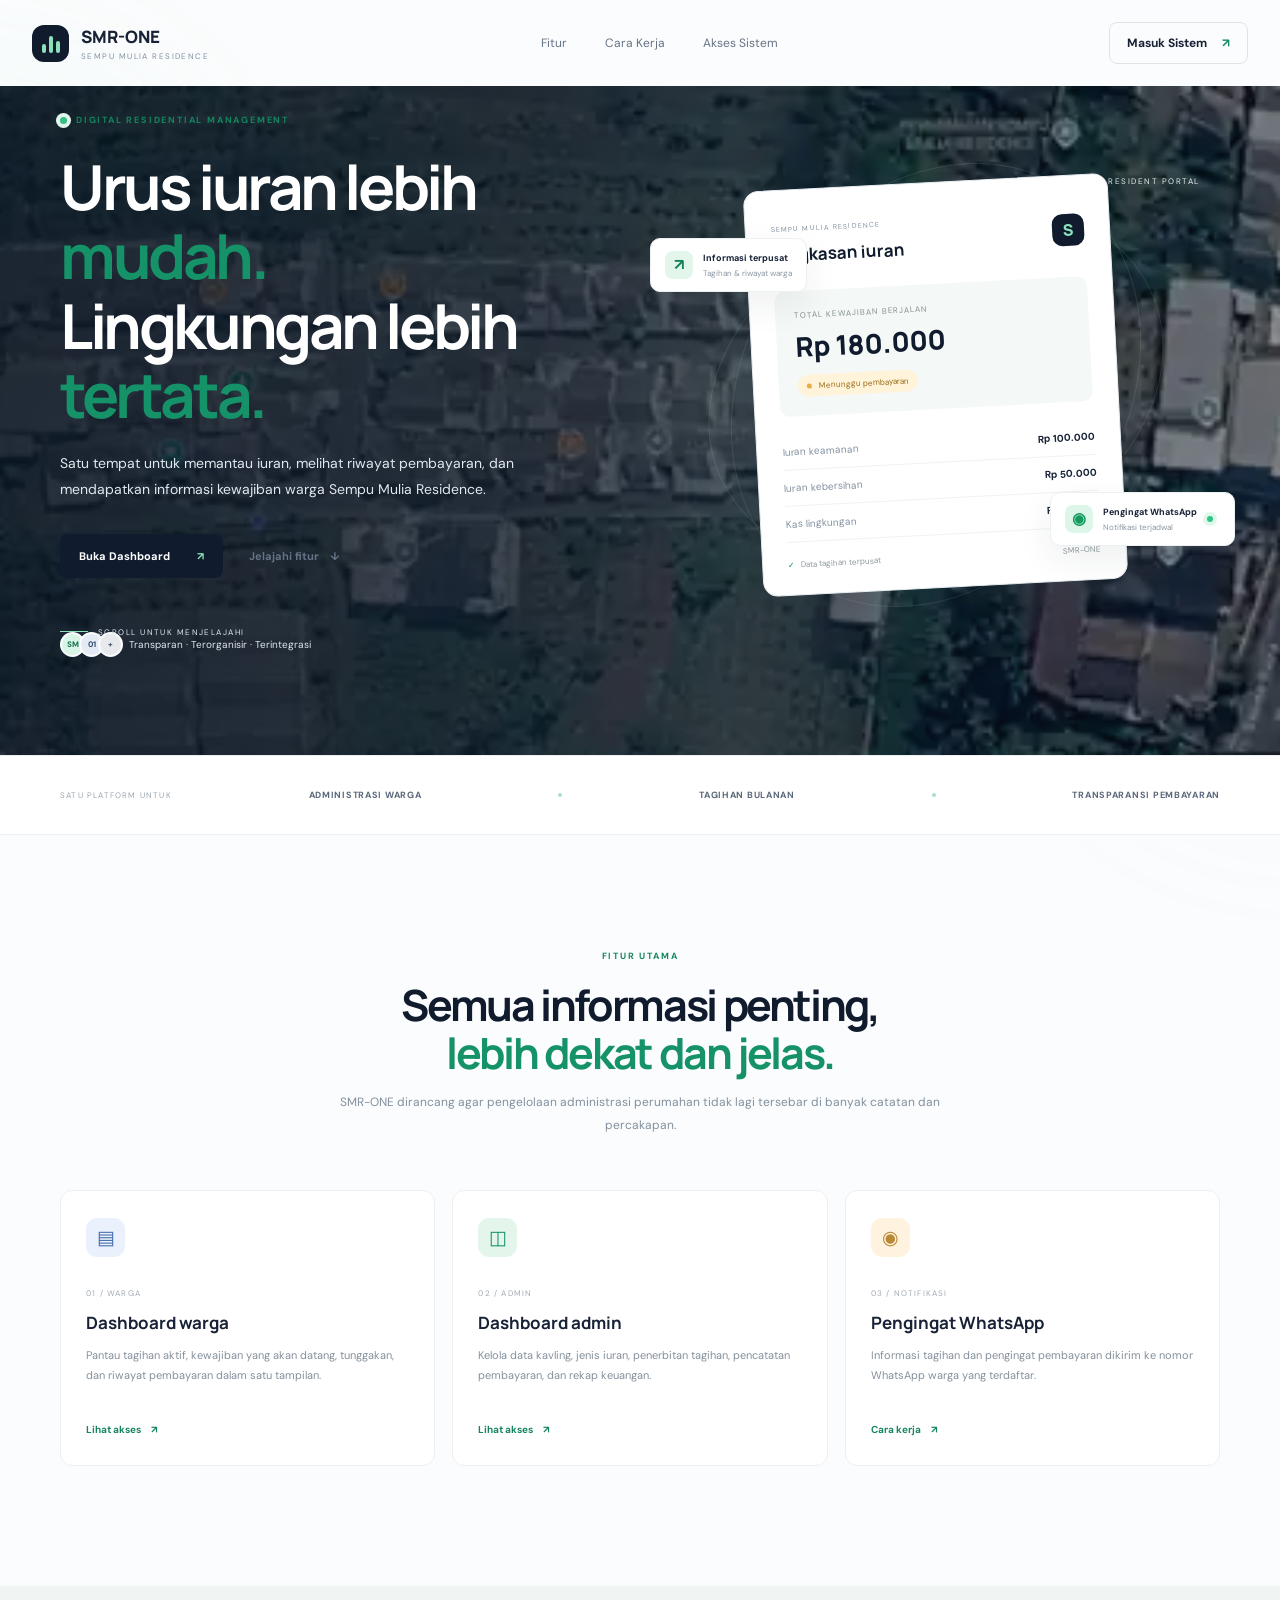
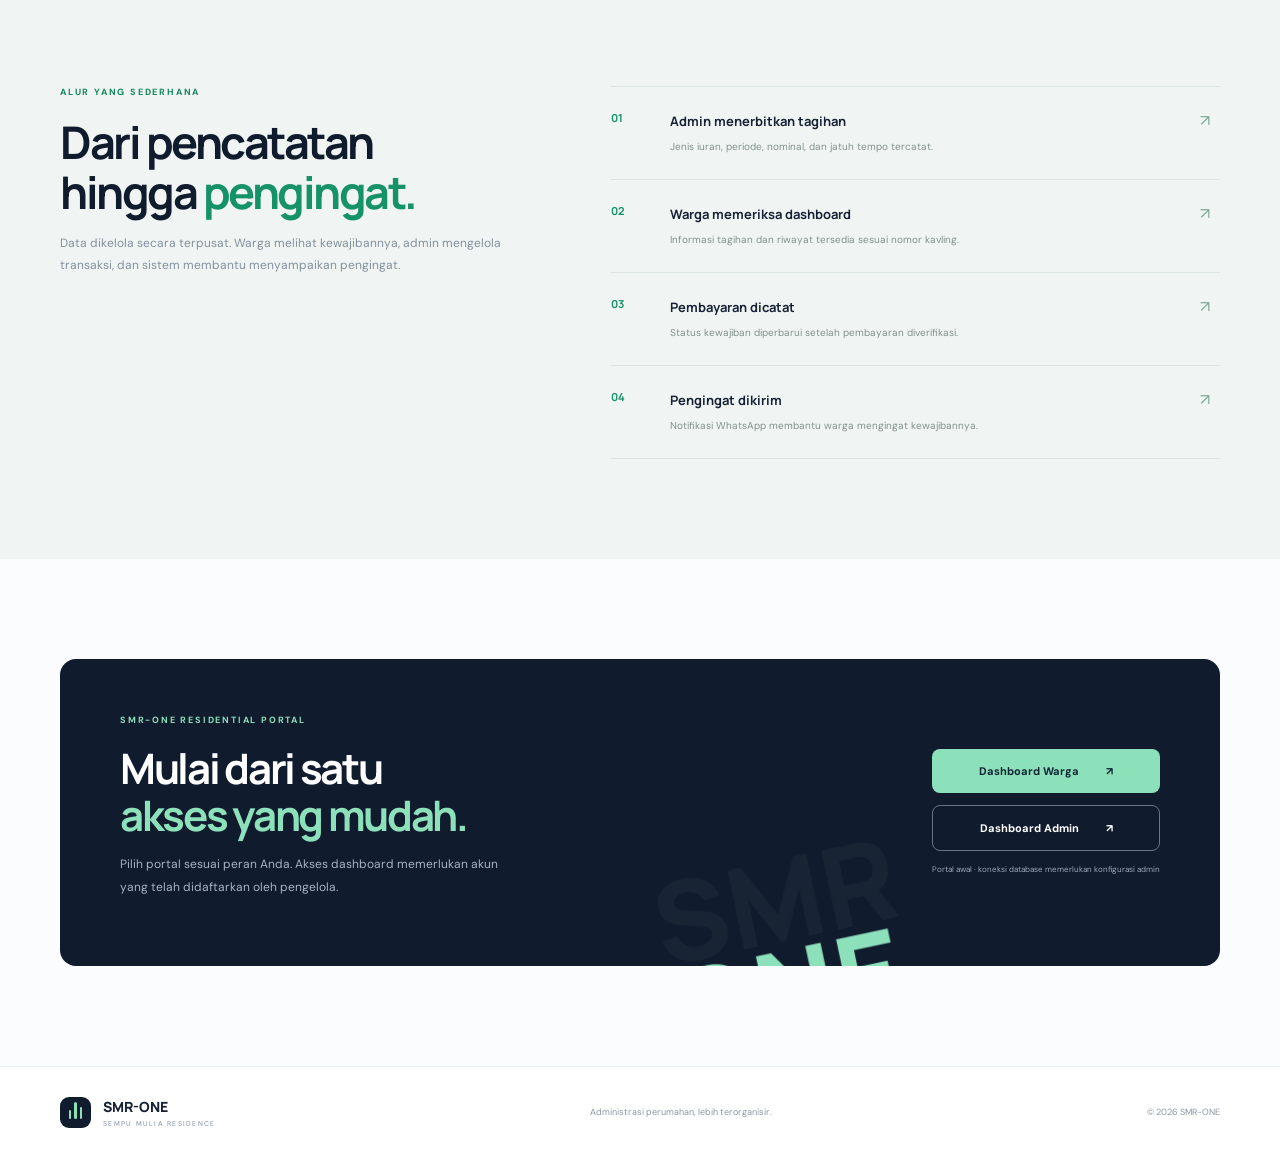
<file: index.html>
<!doctype html>
<html lang="id">
<head>
<meta charset="utf-8"><meta name="viewport" content="width=device-width,initial-scale=1">
<meta name="theme-color" content="#101b2d"><meta name="description" content="SMR-ONE, sistem informasi iuran warga Sempu Mulia Residence.">
<title>SMR-ONE | Sempu Mulia Residence</title>
<link rel="preconnect" href="https://fonts.googleapis.com"><link rel="preconnect" href="https://fonts.gstatic.com" crossorigin>
<link href="https://fonts.googleapis.com/css2?family=DM+Sans:wght@400;500;600;700&family=Manrope:wght@400;500;600;700;800&display=swap" rel="stylesheet">
<link rel="stylesheet" href="assets/css/styles.css?v=20261125-mapfix">
</head>
<body>
<div class="ambient ambient-one"></div><div class="ambient ambient-two"></div>
<header class="site-header">
<a class="brand" href="#home"><span class="brand-mark"><span></span><span></span><span></span></span><span><strong>SMR-ONE</strong><small>SEMPU MULIA RESIDENCE</small></span></a>
<nav class="main-nav"><a href="#fitur">Fitur</a><a href="#cara-kerja">Cara Kerja</a><a href="#akses">Akses Sistem</a></nav>
<a class="header-link" href="#akses">Masuk Sistem <span>↗</span></a><button class="menu-toggle" aria-label="Buka menu" aria-expanded="false">☰</button>
</header>
<main id="home">
<section class="hero section-wrap">
<div class="hero-copy reveal"><div class="eyebrow"><i></i> DIGITAL RESIDENTIAL MANAGEMENT</div>
<h1>Urus iuran lebih <em>mudah.</em><br>Lingkungan lebih <em>tertata.</em></h1>
<p class="hero-lead">Satu tempat untuk memantau iuran, melihat riwayat pembayaran, dan mendapatkan informasi kewajiban warga Sempu Mulia Residence.</p>
<div class="hero-actions"><a class="button button-primary" href="#akses">Buka Dashboard <span>↗</span></a><a class="text-button" href="#fitur">Jelajahi fitur <span>↓</span></a></div>
<div class="hero-proof"><div class="proof-avatars"><b>SM</b><b>01</b><b>+</b></div><span>Transparan · Terorganisir · Terintegrasi</span></div></div>
<div class="hero-visual reveal delay-one"><div class="orbit orbit-a"></div><div class="orbit orbit-b"></div><div class="visual-label"><i class="pulse"></i> RESIDENT PORTAL</div>
<div class="preview-card"><div class="preview-top"><div><small>SEMPU MULIA RESIDENCE</small><h3>Ringkasan iuran</h3></div><div class="mini-logo">S</div></div>
<div class="preview-balance"><small>TOTAL KEWAJIBAN BERJALAN</small><strong>Rp 180.000</strong><span class="status-pill"><i></i> Menunggu pembayaran</span></div>
<div class="preview-lines"><div><span>Iuran keamanan</span><b>Rp 100.000</b></div><div><span>Iuran kebersihan</span><b>Rp 50.000</b></div><div><span>Kas lingkungan</span><b>Rp 30.000</b></div></div>
<div class="preview-footer"><span><i class="tiny-check">✓</i> Data tagihan terpusat</span><span>SMR-ONE</span></div></div>
<div class="float-note note-top"><span class="note-icon">↗</span><div><b>Informasi terpusat</b><small>Tagihan & riwayat warga</small></div></div>
<div class="float-note note-bottom"><span class="wa-icon">◉</span><div><b>Pengingat WhatsApp</b><small>Notifikasi terjadwal</small></div><i class="live-dot"></i></div><div class="visual-glow"></div></div>
<div class="hero-scroll"><span></span> SCROLL UNTUK MENJELAJAHI</div>
</section>
<section class="trust-strip"><div class="section-wrap trust-inner"><span>SATU PLATFORM UNTUK</span><b>ADMINISTRASI WARGA</b><i></i><b>TAGIHAN BULANAN</b><i></i><b>TRANSPARANSI PEMBAYARAN</b></div></section>
<section class="features section-wrap" id="fitur"><div class="section-heading reveal"><div class="eyebrow">FITUR UTAMA</div><h2>Semua informasi penting,<br><em>lebih dekat dan jelas.</em></h2><p>SMR-ONE dirancang agar pengelolaan administrasi perumahan tidak lagi tersebar di banyak catatan dan percakapan.</p></div>
<div class="feature-grid">
<article class="feature-card reveal"><div class="feature-icon blue">▤</div><span class="feature-number">01 / WARGA</span><h3>Dashboard warga</h3><p>Pantau tagihan aktif, kewajiban yang akan datang, tunggakan, dan riwayat pembayaran dalam satu tampilan.</p><a href="#akses">Lihat akses <b>↗</b></a></article>
<article class="feature-card reveal delay-one"><div class="feature-icon green">◫</div><span class="feature-number">02 / ADMIN</span><h3>Dashboard admin</h3><p>Kelola data kavling, jenis iuran, penerbitan tagihan, pencatatan pembayaran, dan rekap keuangan.</p><a href="#akses">Lihat akses <b>↗</b></a></article>
<article class="feature-card reveal delay-two"><div class="feature-icon amber">◉</div><span class="feature-number">03 / NOTIFIKASI</span><h3>Pengingat WhatsApp</h3><p>Informasi tagihan dan pengingat pembayaran dikirim ke nomor WhatsApp warga yang terdaftar.</p><a href="#cara-kerja">Cara kerja <b>↗</b></a></article>
</div></section>
<section class="workflow" id="cara-kerja"><div class="section-wrap workflow-inner"><div class="workflow-copy reveal"><div class="eyebrow">ALUR YANG SEDERHANA</div><h2>Dari pencatatan<br>hingga <em>pengingat.</em></h2><p>Data dikelola secara terpusat. Warga melihat kewajibannya, admin mengelola transaksi, dan sistem membantu menyampaikan pengingat.</p></div>
<div class="steps"><div class="step reveal"><span>01</span><div><b>Admin menerbitkan tagihan</b><p>Jenis iuran, periode, nominal, dan jatuh tempo tercatat.</p></div><i>↗</i></div>
<div class="step reveal delay-one"><span>02</span><div><b>Warga memeriksa dashboard</b><p>Informasi tagihan dan riwayat tersedia sesuai nomor kavling.</p></div><i>↗</i></div>
<div class="step reveal delay-two"><span>03</span><div><b>Pembayaran dicatat</b><p>Status kewajiban diperbarui setelah pembayaran diverifikasi.</p></div><i>↗</i></div>
<div class="step reveal delay-three"><span>04</span><div><b>Pengingat dikirim</b><p>Notifikasi WhatsApp membantu warga mengingat kewajibannya.</p></div><i>↗</i></div></div></div></section>
<section class="access section-wrap" id="akses"><div class="access-panel reveal"><div><div class="eyebrow">SMR-ONE RESIDENTIAL PORTAL</div><h2>Mulai dari satu<br><em>akses yang mudah.</em></h2><p>Pilih portal sesuai peran Anda. Akses dashboard memerlukan akun yang telah didaftarkan oleh pengelola.</p></div>
<div class="access-actions"><a class="button button-light" href="app.html?role=resident&v=20261125c">Dashboard Warga <span>↗</span></a><a class="button button-outline" href="app.html?role=admin&v=20261125c">Dashboard Admin <span>↗</span></a><small>Portal awal · koneksi database memerlukan konfigurasi admin</small></div><div class="access-decoration">SMR<br><span>ONE</span></div></div></section>
</main>
<footer class="site-footer"><div class="section-wrap footer-inner"><a class="brand footer-brand" href="#home"><span class="brand-mark"><span></span><span></span><span></span></span><span><strong>SMR-ONE</strong><small>SEMPU MULIA RESIDENCE</small></span></a><span>Administrasi perumahan, lebih terorganisir.</span><span>© <span id="year"></span> SMR-ONE</span></div></footer>
<script src="assets/js/main.js"></script></body></html>
</file>
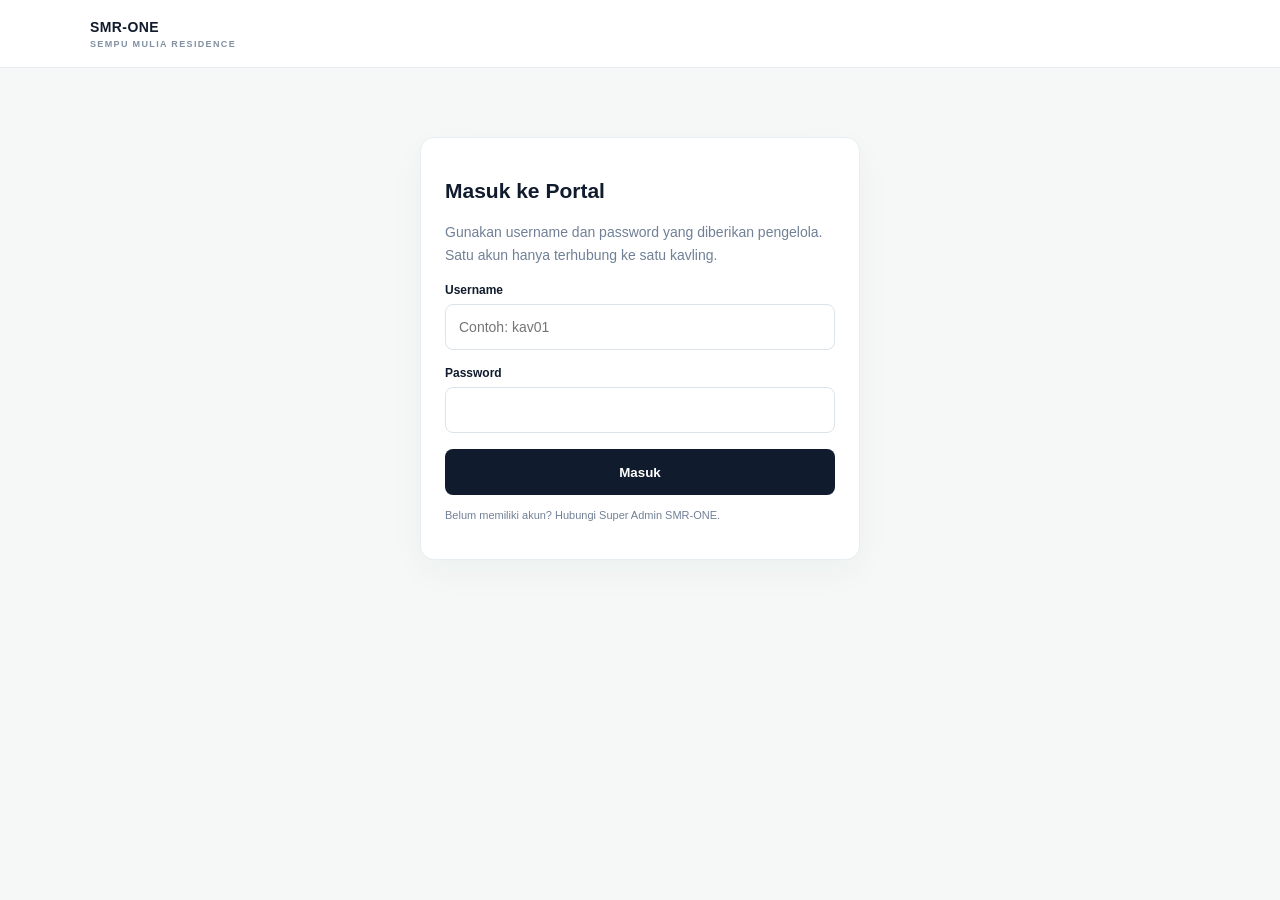
<file: gas/Index.html>
<!doctype html>
<html lang="id"><head><meta charset="utf-8"><meta name="viewport" content="width=device-width,initial-scale=1"><meta name="theme-color" content="#101b2d"><title>SMR-ONE Portal</title>
<style>
:root{--navy:#101b2d;--green:#159268;--muted:#718096;--line:#e8edf2;--bg:#f5f8f7}*{box-sizing:border-box}body{margin:0;background:var(--bg);color:var(--navy);font:14px Arial,sans-serif;min-width:320px}.wrap{width:min(1100px,calc(100% - 32px));margin:auto}.top{height:68px;background:#fff;border-bottom:1px solid var(--line);display:flex;align-items:center;justify-content:space-between;padding:0 max(16px,calc((100% - 1100px)/2));position:sticky;top:0;z-index:3}.brand{font-weight:800;letter-spacing:.03em}.brand small{display:block;font-size:9px;color:#8290a1;letter-spacing:.15em;margin-top:4px}.top button,.btn{border:0;border-radius:8px;background:var(--navy);color:white;padding:12px 16px;font-weight:700;cursor:pointer}.main{padding:34px 0 70px}.card{background:#fff;border:1px solid var(--line);border-radius:14px;padding:24px;box-shadow:0 12px 35px #102b3a0a}.login{width:min(440px,100%);margin:35px auto}.muted{color:var(--muted);line-height:1.65}.field{margin:16px 0}.field label{display:block;font-size:12px;font-weight:700;margin-bottom:7px}.field input,.field select{width:100%;padding:13px;border:1px solid #dce4e9;border-radius:8px;font:inherit;min-height:46px}.field input:focus{outline:2px solid #b8ead4;border-color:var(--green)}.btn{width:100%;min-height:46px}.grid{display:grid;grid-template-columns:repeat(3,minmax(0,1fr));gap:14px}.stat{padding:18px}.stat strong{display:block;font-size:22px;margin-top:9px}.bar{display:flex;align-items:center;justify-content:space-between;gap:12px;margin-bottom:20px}.tabs{display:flex;gap:8px;flex-wrap:wrap;margin:20px 0}.tabs button{background:#eaf3ee;color:#285b47;border:0;border-radius:8px;padding:10px 13px;cursor:pointer}.tabs button.active{background:var(--navy);color:white}.table-wrap{overflow:auto}table{width:100%;border-collapse:collapse;min-width:620px}th,td{text-align:left;padding:12px;border-bottom:1px solid var(--line);font-size:12px}th{color:var(--muted);background:#f8faf9}.hidden{display:none!important}.msg{padding:12px;border-radius:8px;background:#eef8f2;color:#176342;margin:14px 0;font-size:12px}.error{background:#fff0ef;color:#a12e28}.pill{font-size:10px;padding:5px 8px;border-radius:20px;background:#e7f6ed;color:#17724f}.two{display:grid;grid-template-columns:1fr 1fr;gap:12px}.small{font-size:11px}.actions{display:flex;gap:10px;align-items:center}.actions button{width:auto}.secondary{background:#eaf0ed;color:var(--navy)}.empty{padding:24px;text-align:center;color:var(--muted)}@media(max-width:720px){.grid{grid-template-columns:1fr 1fr}.two{grid-template-columns:1fr}.main{padding-top:20px}.card{padding:18px}.bar{align-items:flex-start;flex-direction:column}.top{height:60px}}@media(max-width:420px){.grid{grid-template-columns:1fr}.wrap{width:calc(100% - 24px)}.login{margin:20px auto}.top{padding:0 12px}}
</style></head><body>
<header class="top"><div class="brand">SMR-ONE<small>SEMPU MULIA RESIDENCE</small></div><button id="logout" class="hidden" onclick="signOut()">Keluar</button></header>
<main class="main wrap">
<section id="loginView" class="card login"><h1>Masuk ke Portal</h1><p class="muted">Gunakan username dan password yang diberikan pengelola. Satu akun hanya terhubung ke satu kavling.</p>
<form id="loginForm"><div class="field"><label for="username">Username</label><input id="username" autocomplete="username" required placeholder="Contoh: kav01"></div><div class="field"><label for="password">Password</label><input id="password" type="password" autocomplete="current-password" required></div><button class="btn">Masuk</button></form><div id="loginMessage"></div><p class="muted small">Belum memiliki akun? Hubungi Super Admin SMR-ONE.</p></section>
<section id="dashboardView" class="hidden">
<div class="bar"><div><div class="small muted">SEMPU MULIA RESIDENCE / PORTAL</div><h1 id="welcome">Dashboard</h1><div class="muted small" id="roleLabel"></div></div><span class="pill" id="statusPill">Sesi aktif</span></div>
<div id="adminPanel" class="hidden">
<div class="grid"><div class="card stat"><span class="muted small">Akun warga</span><strong id="residentCount">0</strong></div><div class="card stat"><span class="muted small">Akun aktif</span><strong id="activeCount">0</strong></div><div class="card stat"><span class="muted small">Administrator</span><strong>1 Super Admin</strong></div></div>
<div class="tabs"><button class="active" data-tab="residents">Data Warga</button><button data-tab="users">Manajemen User</button><button data-tab="create">Buat Akun Warga</button><button data-tab="profile">Profil Admin</button></div>
<div id="tab-residents" class="card"><div class="bar"><h2>Daftar Warga</h2><button class="btn" onclick="loadResidents()">Muat ulang</button></div><div class="table-wrap"><table><thead><tr><th>Kavling</th><th>Nama</th><th>Username</th><th>WhatsApp</th><th>Status</th></tr></thead><tbody id="residentRows"></tbody></table></div></div>
<div id="tab-users" class="card hidden">
<div class="bar"><div><h2>Manajemen Pengguna</h2><p class="muted small">Kelola identitas, username, status akun, dan reset password warga.</p></div><button class="btn" onclick="loadResidents()">Muat ulang</button></div>
<div class="two"><div class="field"><label for="userSearch">Cari warga / kavling / username</label><input id="userSearch" type="search" placeholder="Ketik kata kunci..."></div><div class="field"><label for="userStatusFilter">Filter status akun</label><select id="userStatusFilter"><option value="">Semua status</option><option value="ACTIVE">Aktif</option><option value="INACTIVE">Nonaktif</option><option value="NO_ACCOUNT">Belum ada akun</option></select></div></div>
<div class="table-wrap"><table style="min-width:900px"><thead><tr><th>Kavling</th><th>Nama</th><th>Username</th><th>WhatsApp</th><th>Status akun</th><th>Aksi</th></tr></thead><tbody id="userManagementRows"></tbody></table></div>
<div class="muted small">Akun tidak dihapus permanen agar riwayat dan jejak audit tetap terjaga. Gunakan status Nonaktif untuk mencabut akses.</div>
</div>
<div id="tab-create" class="card hidden"><h2>Tambah Warga dan Akun</h2><p class="muted small">Satu kavling hanya dapat memiliki satu akun. Password awal wajib diganti warga setelah login pertama.</p><form id="createForm"><div class="two"><div class="field"><label>Nomor Kavling</label><input name="kavling" required placeholder="KAV-01"></div><div class="field"><label>Nama pemilik/penghuni</label><input name="nama" required></div><div class="field"><label>Nomor WhatsApp</label><input name="phone" required placeholder="628xxxxxxxxxx"></div><div class="field"><label>Username</label><input name="username" required placeholder="kav01"></div></div><div class="field"><label>Password sementara (minimal 12 karakter)</label><input name="password" type="password" minlength="12" required></div><button class="btn">Buat Akun Warga</button></form><div id="createMessage"></div></div>
<div id="tab-profile" class="card hidden"><h2>Profil Admin</h2><div id="adminProfile"></div><form id="adminPhoneForm"><div class="field"><label>Nomor WhatsApp</label><input name="phone" required placeholder="628xxxxxxxxxx"></div><button class="btn">Perbarui Nomor HP</button></form><hr><h3>Ganti Password</h3><form id="adminPasswordForm"><div class="field"><label>Password lama</label><input name="oldPassword" type="password" required></div><div class="field"><label>Password baru (minimal 12 karakter)</label><input name="newPassword" type="password" minlength="12" required></div><button class="btn">Ganti Password</button></form><div id="adminProfileMessage"></div></div>
</div>
<div id="residentPanel" class="card hidden"><div class="grid"><div class="card stat"><span class="muted small">Nomor Kavling</span><strong id="residentKavling">-</strong></div><div class="card stat"><span class="muted small">Nama</span><strong id="residentName">-</strong></div><div class="card stat"><span class="muted small">Status Akun</span><strong>Aktif</strong></div></div><div class="tabs"><button class="active">Profil Saya</button></div><div class="two"><div><h2>Informasi Akun</h2><div id="residentProfile" class="muted"></div><form id="residentPhoneForm"><div class="field"><label>Nomor WhatsApp</label><input name="phone" required placeholder="628xxxxxxxxxx"></div><button class="btn">Perbarui Nomor HP</button></form></div><div><h2>Ganti Password</h2><form id="residentPasswordForm"><div class="field"><label>Password lama</label><input name="oldPassword" type="password" required></div><div class="field"><label>Password baru (minimal 12 karakter)</label><input name="newPassword" type="password" minlength="12" required></div><button class="btn">Ganti Password</button></form></div></div><div id="residentMessage"></div><p class="muted small">Informasi tagihan dan riwayat pembayaran akan ditampilkan setelah modul keuangan diaktifkan.</p></div>
</section>
<dialog id="userEditDialog" style="border:1px solid var(--line);border-radius:14px;width:min(560px,calc(100% - 24px));padding:24px;color:var(--navy)">
  <form id="editResidentForm">
    <h2>Edit Data Pengguna</h2><p class="muted small">Perubahan akan diterapkan pada data warga dan akun login terkait.</p>
    <input type="hidden" name="resident_id">
    <div class="two"><div class="field"><label>Nomor Kavling</label><input name="kavling" required></div><div class="field"><label>Nama pemilik/penghuni</label><input name="nama" required></div><div class="field"><label>Nomor WhatsApp</label><input name="phone" required></div><div class="field"><label>Username</label><input name="username" required></div></div>
    <div class="actions"><button class="btn" type="submit">Simpan Perubahan</button><button class="btn secondary" type="button" onclick="closeUserDialog()">Tutup</button></div>
  </form>
  <hr style="border:0;border-top:1px solid var(--line);margin:20px 0">
  <form id="resetResidentPasswordForm"><h3>Reset Password</h3><p class="muted small">Password baru akan disimpan sebagai hash. Warga wajib menggantinya saat login berikutnya.</p><div class="field"><label>Password sementara baru (minimal 12 karakter)</label><input name="newPassword" type="password" minlength="12" required></div><button class="btn" type="submit">Reset Password</button></form>
  <div id="userDialogMessage"></div>
</dialog>
</main>
<script>
let token=sessionStorage.getItem('smrone_session')||'', currentUser=null, residentCache=[];
const $=id=>document.getElementById(id);
function message(id,text,error=false){const el=$(id);el.className='msg'+(error?' error':'');el.textContent=text;}
function call(fn,...args){return new Promise((resolve,reject)=>google.script.run.withSuccessHandler(resolve).withFailureHandler(e=>reject(new Error(e.message||String(e))))[fn](...args));}
function showLogin(){ $('loginView').classList.remove('hidden');$('dashboardView').classList.add('hidden');$('logout').classList.add('hidden');}
function showDashboard(){ $('loginView').classList.add('hidden');$('dashboardView').classList.remove('hidden');$('logout').classList.remove('hidden');}
async function signOut(){try{await call('logout',token)}catch(e){}sessionStorage.removeItem('smrone_session');token='';currentUser=null;showLogin();}
$('loginForm').addEventListener('submit',async e=>{e.preventDefault();const btn=e.submitter;btn.disabled=true;try{const r=await call('login',$('username').value,$('password').value);token=r.token;currentUser=r.user;sessionStorage.setItem('smrone_session',token);$('password').value='';await loadDashboard();}catch(err){message('loginMessage',err.message,true);}finally{btn.disabled=false;}});
async function loadDashboard(){try{const p=await call('getMyProfile',token);showDashboard();$('welcome').textContent='Halo, '+p.nama;$('roleLabel').textContent=p.role==='SUPER_ADMIN'?'Super Admin':'Warga '+p.kavling;
if(p.role==='SUPER_ADMIN'){$('adminPanel').classList.remove('hidden');$('residentPanel').classList.add('hidden');$('adminProfile').textContent=p.username+' · '+p.phone;$('adminPhoneForm').phone.value=p.phone||'';await loadResidents();}
else{$('residentPanel').classList.remove('hidden');$('adminPanel').classList.add('hidden');$('residentKavling').textContent=p.kavling;$('residentName').textContent=p.nama;$('residentProfile').textContent='Username: '+p.username+' | Kavling: '+p.kavling;$('residentPhoneForm').phone.value=p.phone||'';}
if(currentUser&&currentUser.must_change_password)message(p.role==='SUPER_ADMIN'?'adminProfileMessage':'residentMessage','Ganti password awal Anda sekarang untuk mengamankan akun.');
}catch(e){sessionStorage.removeItem('smrone_session');token='';showLogin();message('loginMessage',e.message,true);}}
async function loadResidents(){try{residentCache=await call('adminListResidents',token);$('residentCount').textContent=residentCache.length;$('activeCount').textContent=residentCache.filter(x=>x.account_status==='ACTIVE').length;$('residentRows').innerHTML=residentCache.map(r=>'<tr><td><b>'+esc(r.kavling)+'</b></td><td>'+esc(r.nama)+'</td><td>'+esc(r.username)+'</td><td>'+esc(r.phone)+'</td><td>'+esc(r.account_status||r.status)+'</td></tr>').join('')||'<tr><td colspan="5">Belum ada warga.</td></tr>';renderUserManagement();}catch(e){message('createMessage',e.message,true);}}
function renderUserManagement(){const q=($('userSearch')?.value||'').toLowerCase(), st=$('userStatusFilter')?.value||'';const list=residentCache.filter(r=>[r.kavling,r.nama,r.username,r.phone].join(' ').toLowerCase().includes(q)&&(!st||(r.account_status||'NO_ACCOUNT')===st));$('userManagementRows').innerHTML=list.map(r=>{const status=r.account_status||'NO_ACCOUNT';const actions=r.username==='(belum ada akun)'?'<span class="muted small">Buat akun terlebih dahulu</span>':'<div class="actions"><button class="btn secondary" data-user-action="edit" data-id="'+esc(r.resident_id)+'">Edit</button><button class="btn secondary" data-user-action="toggle" data-id="'+esc(r.resident_id)+'">'+(status==='ACTIVE'?'Nonaktifkan':'Aktifkan')+'</button><button class="btn" data-user-action="open" data-id="'+esc(r.resident_id)+'">Edit / Reset</button></div>';return '<tr><td><b>'+esc(r.kavling)+'</b></td><td>'+esc(r.nama)+'</td><td>'+esc(r.username)+'</td><td>'+esc(r.phone)+'</td><td><span class="pill">'+esc(status)+'</span></td><td>'+actions+'</td></tr>';}).join('')||'<tr><td colspan="6" class="empty">Tidak ada pengguna yang cocok.</td></tr>';document.querySelectorAll('[data-user-action]').forEach(b=>b.addEventListener('click',()=>handleUserAction(b.dataset.userAction,b.dataset.id)));}
function closeUserDialog(){ $('userEditDialog').close(); $('userDialogMessage').textContent='';}
function openUserDialog(residentId){const r=residentCache.find(x=>x.resident_id===residentId);if(!r)return;const f=$('editResidentForm');f.resident_id.value=r.resident_id;f.kavling.value=r.kavling;f.nama.value=r.nama;f.phone.value=r.phone;f.username.value=r.username;$('resetResidentPasswordForm').reset();$('userDialogMessage').textContent='';$('userEditDialog').showModal();}
async function handleUserAction(action,id){const r=residentCache.find(x=>x.resident_id===id);if(!r)return;if(action==='toggle'){const next=(r.account_status||r.status)==='ACTIVE'?'INACTIVE':'ACTIVE';if(!confirm('Ubah status akun '+r.username+' menjadi '+next+'?'))return;try{await call('setResidentStatus',token,id,next);await loadResidents();}catch(e){alert(e.message);}return;}openUserDialog(id);}
$('userSearch').addEventListener('input',renderUserManagement);$('userStatusFilter').addEventListener('change',renderUserManagement);
$('editResidentForm').addEventListener('submit',async e=>{e.preventDefault();const f=e.target,btn=e.submitter;btn.disabled=true;try{const input={kavling:f.kavling.value,nama:f.nama.value,phone:f.phone.value,username:f.username.value};await call('adminUpdateResident',token,f.resident_id.value,input);message('userDialogMessage','Data pengguna berhasil diperbarui.');await loadResidents();}catch(err){message('userDialogMessage',err.message,true);}finally{btn.disabled=false;}});
$('resetResidentPasswordForm').addEventListener('submit',async e=>{e.preventDefault();const f=e.target,btn=e.submitter;btn.disabled=true;try{await call('adminResetResidentPassword',token,$('editResidentForm').resident_id.value,f.newPassword.value);f.reset();message('userDialogMessage','Password berhasil direset. Warga wajib menggantinya saat login berikutnya.');}catch(err){message('userDialogMessage',err.message,true);}finally{btn.disabled=false;}});
function esc(v){return String(v??'').replace(/[&<>"']/g,c=>({'&':'&amp;','<':'&lt;','>':'&gt;','"':'&quot;',"'":'&#39;'}[c]));}
document.querySelectorAll('[data-tab]').forEach(b=>b.addEventListener('click',()=>{document.querySelectorAll('[data-tab]').forEach(x=>x.classList.toggle('active',x===b));['residents','users','create','profile'].forEach(t=>$('tab-'+t).classList.toggle('hidden',b.dataset.tab!==t)); if(b.dataset.tab==='users')renderUserManagement();}));
$('createForm').addEventListener('submit',async e=>{e.preventDefault();const f=new FormData(e.target),data=Object.fromEntries(f.entries()),btn=e.submitter;btn.disabled=true;try{const r=await call('adminCreateResident',token,data);message('createMessage',r.message+' Username: '+r.username);e.target.reset();await loadResidents();}catch(err){message('createMessage',err.message,true);}finally{btn.disabled=false;}});
async function phoneSubmit(form,msgId){const phone=form.phone.value;try{await call('updateMyPhone',token,phone);message(msgId,'Nomor WhatsApp berhasil diperbarui.');await loadDashboard();}catch(e){message(msgId,e.message,true);}}
async function passwordSubmit(form,msgId){try{await call('changeMyPassword',token,form.oldPassword.value,form.newPassword.value);form.reset();message(msgId,'Password berhasil diganti.');}catch(e){message(msgId,e.message,true);}}
$('adminPhoneForm').addEventListener('submit',e=>{e.preventDefault();phoneSubmit(e.target,'adminProfileMessage')});
$('residentPhoneForm').addEventListener('submit',e=>{e.preventDefault();phoneSubmit(e.target,'residentMessage')});
$('adminPasswordForm').addEventListener('submit',e=>{e.preventDefault();passwordSubmit(e.target,'adminProfileMessage')});
$('residentPasswordForm').addEventListener('submit',e=>{e.preventDefault();passwordSubmit(e.target,'residentMessage')});
if(token){call('getMyProfile',token).then(()=>loadDashboard()).catch(()=>{sessionStorage.removeItem('smrone_session');token='';showLogin();});}else showLogin();
</script></body></html>
</file>
<file: assets/css/styles.css>
:root{--navy:#101b2d;--ink:#172236;--muted:#718096;--line:#e8edf2;--paper:#fbfcfd;--green:#8ce0ba}*{box-sizing:border-box}html{scroll-behavior:smooth}body{margin:0;background:var(--paper);color:var(--ink);font-family:"DM Sans",sans-serif;overflow-x:hidden}a{color:inherit;text-decoration:none}.section-wrap{width:min(1160px,calc(100% - 64px));margin:auto}.site-header{height:86px;width:min(1280px,calc(100% - 64px));margin:auto;display:flex;align-items:center;justify-content:space-between;position:relative;z-index:5}.brand{display:flex;align-items:center;gap:12px}.brand strong{display:block;font:800 17px Manrope,sans-serif}.brand small{display:block;font-size:8px;letter-spacing:.18em;color:#8290a1;margin-top:3px}.brand-mark{width:37px;height:37px;border-radius:12px;background:var(--navy);display:flex;align-items:end;justify-content:center;gap:3px;padding:9px}.brand-mark span{width:4px;border-radius:4px;background:var(--green)}.brand-mark span:nth-child(1){height:9px}.brand-mark span:nth-child(2){height:17px}.brand-mark span:nth-child(3){height:12px}.main-nav{display:flex;gap:38px;font-size:12px;color:#657286}.main-nav a:hover,.text-button:hover{color:#13865d}.header-link{font-size:12px;font-weight:700;border:1px solid #dce4e9;padding:12px 17px;border-radius:8px}.header-link span{margin-left:12px;color:#148c61}.menu-toggle{display:none;border:0;background:none;font-size:23px}.hero{min-height:620px;display:grid;grid-template-columns:1.02fr .98fr;align-items:center;position:relative;padding:28px 0 88px}.eyebrow{font-size:9px;font-weight:700;letter-spacing:.2em;color:#13865d;display:flex;align-items:center;gap:9px}.eyebrow>i{width:7px;height:7px;background:#38bd85;border-radius:50%;box-shadow:0 0 0 4px #e1f6ec}.hero h1,.section-heading h2,.workflow h2,.access h2{font:700 clamp(39px,5vw,62px)/1.12 Manrope,sans-serif;letter-spacing:-.055em;margin:26px 0 20px;color:var(--navy)}h1 em,h2 em{font-style:normal;color:#159268}.hero-lead{max-width:490px;color:#718096;font-size:14px;line-height:1.9}.hero-actions{display:flex;align-items:center;gap:26px;margin-top:31px}.button{display:inline-flex;align-items:center;justify-content:center;gap:27px;padding:15px 19px;border-radius:8px;font-size:11px;font-weight:700;transition:transform .25s,box-shadow .25s}.button:hover{transform:translateY(-3px);box-shadow:0 12px 25px #102b3a1c}.button-primary{background:var(--navy);color:white}.button-primary span{color:var(--green)}.text-button{font-size:11px;font-weight:700;color:#667487}.text-button span{margin-left:8px}.hero-proof{display:flex;align-items:center;gap:12px;margin-top:54px;color:#8995a3;font-size:10px}.proof-avatars{display:flex}.proof-avatars b{width:25px;height:25px;border-radius:50%;background:#d9f5e8;border:2px solid var(--paper);display:grid;place-items:center;font-size:8px;color:#14704e;margin-right:-6px}.proof-avatars b:nth-child(2){background:#e5ebf5;color:#334b6b}.proof-avatars b:nth-child(3){background:#e8e9ed;color:#48566a}.hero-visual{height:475px;position:relative;display:grid;place-items:center}.orbit{position:absolute;border:1px solid #e8eee9;border-radius:50%;transform:rotate(-22deg)}.orbit-a{width:470px;height:350px}.orbit-b{width:380px;height:470px;transform:rotate(34deg)}.visual-label{position:absolute;top:28px;right:20px;font-size:8px;letter-spacing:.19em;color:#8b98a5}.preview-card{width:min(365px,80%);position:relative;z-index:2;background:#fff;border:1px solid #e8edf1;border-radius:15px;padding:25px;box-shadow:0 24px 70px #152b3c18;transform:rotate(-3deg);animation:float 7s ease-in-out infinite}.preview-top{display:flex;align-items:center;justify-content:space-between}.preview-top small{font-size:7px;letter-spacing:.16em;color:#8491a1}.preview-top h3{font:700 17px Manrope;margin:7px 0;color:var(--navy)}.mini-logo{background:var(--navy);color:var(--green);width:32px;height:32px;border-radius:10px;display:grid;place-items:center;font:800 16px Manrope}.preview-balance{background:#f4f8f6;border-radius:10px;padding:19px;margin:18px 0}.preview-balance small{display:block;color:#84918f;font-size:8px;letter-spacing:.12em}.preview-balance strong{display:block;font:800 27px Manrope;color:var(--navy);margin:8px 0}.status-pill{font-size:8px;color:#9a6b17;background:#fff3d9;border-radius:20px;padding:6px 9px;display:inline-block}.status-pill i{display:inline-block;width:5px;height:5px;background:#e9ae40;border-radius:50%;margin-right:5px}.preview-lines div{display:flex;justify-content:space-between;padding:11px 0;border-bottom:1px solid #eff2f3;font-size:10px}.preview-lines span{color:#8491a1}.preview-lines b{font-size:10px}.preview-footer{display:flex;justify-content:space-between;margin-top:17px;color:#8d9a9d;font-size:8px}.tiny-check{color:#159268;font-style:normal;margin-right:4px}.float-note{position:absolute;z-index:3;display:flex;align-items:center;gap:10px;background:white;padding:12px 14px;border:1px solid #edf0f2;border-radius:10px;box-shadow:0 13px 35px #162c3b12}.float-note b,.float-note small{display:block}.float-note b{font-size:9px}.float-note small{font-size:8px;color:#8b97a3;margin-top:4px}.note-top{top:90px;left:-2px;animation:float 6s ease-in-out infinite reverse}.note-bottom{bottom:77px;right:-15px;animation:float 6s 1s ease-in-out infinite}.note-icon,.wa-icon{width:28px;height:28px;border-radius:8px;display:grid;place-items:center;background:#e2f6ec;color:#16835d;font-weight:700}.wa-icon{background:#dcf7e9;color:#159b5f}.visual-glow{position:absolute;width:300px;height:300px;background:#c6f1dc;filter:blur(90px);opacity:.32}.pulse,.live-dot{display:inline-block;width:6px;height:6px;border-radius:50%;background:#30c486;margin-right:7px;box-shadow:0 0 0 4px #dff7eb;animation:pulse 2s infinite}.hero-scroll{position:absolute;bottom:30px;left:0;font-size:8px;letter-spacing:.18em;color:#9aa5af;display:flex;align-items:center;gap:10px}.hero-scroll span{width:28px;height:1px;background:#8ed7b7}.trust-strip{border-block:1px solid #edf0f2;background:#fff}.trust-inner{min-height:78px;display:flex;align-items:center;justify-content:space-between;gap:18px}.trust-inner span{font-size:8px;letter-spacing:.15em;color:#9ba6b2}.trust-inner b{font-size:9px;letter-spacing:.08em;color:#596779}.trust-inner i{width:4px;height:4px;border-radius:50%;background:#a9dfc7}.features{padding:115px 0 120px}.section-heading{text-align:center;max-width:650px;margin:0 auto 53px}.section-heading .eyebrow{justify-content:center}.section-heading h2,.workflow h2,.access h2{font-size:43px;margin:19px 0 14px}.section-heading p,.workflow-copy p,.access p{color:#82909d;font-size:12px;line-height:1.9}.feature-grid{display:grid;grid-template-columns:repeat(3,1fr);gap:17px}.feature-card{background:#fff;border:1px solid #edf0f2;border-radius:12px;padding:27px 25px;min-height:250px;transition:transform .3s,border .3s,box-shadow .3s}.feature-card:hover{transform:translateY(-7px);border-color:#cdebdc;box-shadow:0 20px 45px #1933480c}.feature-icon{width:39px;height:39px;border-radius:11px;display:grid;place-items:center;font-size:19px;margin-bottom:23px}.feature-icon.blue{background:#eaf1fc;color:#416ba9}.feature-icon.green{background:#e4f6ec;color:#159268}.feature-icon.amber{background:#fff3df;color:#ba8836}.feature-number{font-size:8px;letter-spacing:.15em;color:#a0aab4}.feature-card h3{font:700 17px Manrope;margin:10px 0}.feature-card p{font-size:11px;line-height:1.85;color:#84909c;min-height:61px}.feature-card>a{font-size:10px;font-weight:700;color:#16865e;display:inline-flex;gap:10px}.workflow{background:#f0f5f3;padding:100px 0}.workflow-inner{display:grid;grid-template-columns:.85fr 1.15fr;gap:100px}.workflow-copy{position:sticky;top:80px;align-self:start}.workflow-copy h2{font-size:45px}.steps{border-top:1px solid #dce6e1}.step{display:grid;grid-template-columns:43px 1fr 20px;align-items:start;gap:16px;padding:23px 0;border-bottom:1px solid #dce6e1}.step>span{font:700 11px Manrope;color:#159268}.step b{font:700 13px Manrope}.step p{font-size:10px;color:#82908d;line-height:1.8;margin:7px 0 0}.step>i{font-style:normal;color:#7da995}.access{padding:100px 0}.access-panel{position:relative;overflow:hidden;background:var(--navy);border-radius:16px;padding:55px 60px;display:flex;align-items:center;justify-content:space-between;color:#fff}.access .eyebrow{color:var(--green)}.access h2{color:#fff;font-size:42px}.access h2 em{color:var(--green)}.access p{max-width:390px;color:#a6b4c2}.access-actions{display:flex;flex-direction:column;gap:12px;position:relative;z-index:2;min-width:205px}.button-light{background:var(--green);color:#112536}.button-outline{border:1px solid #65778a;color:#fff}.access-actions small{font-size:8px;color:#9aa9b9;line-height:1.6}.access-decoration{position:absolute;right:27%;bottom:-68px;font:800 112px/.8 Manrope;color:#ffffff08;transform:rotate(-12deg);pointer-events:none}.access-decoration span{color:#8ce0ba}.site-footer{border-top:1px solid #e9eef0;background:white}.footer-inner{min-height:91px;display:flex;align-items:center;justify-content:space-between;gap:20px}.footer-brand .brand-mark{width:31px;height:31px;border-radius:9px}.footer-brand strong{font-size:14px}.footer-brand small{font-size:7px}.footer-inner>span{font-size:9px;color:#8b97a3}.ambient{position:absolute;width:350px;height:350px;pointer-events:none;filter:blur(110px);opacity:.13;border-radius:50%;z-index:-1}.ambient-one{background:#75dcb0;top:120px;left:-200px}.ambient-two{background:#a3c7e9;top:400px;right:-200px}@keyframes float{0%,100%{translate:0 0}50%{translate:0 -10px}}@keyframes pulse{50%{box-shadow:0 0 0 7px #dff7eb88}}.reveal{opacity:0;transform:translateY(22px);transition:opacity .8s ease,transform .8s cubic-bezier(.2,.7,.2,1)}.reveal.visible{opacity:1;transform:translateY(0)}.delay-one{transition-delay:.12s}.delay-two{transition-delay:.22s}.delay-three{transition-delay:.32s}@media(max-width:800px){.site-header{height:72px}.main-nav{display:none;position:absolute;top:65px;left:0;right:0;padding:20px;background:white;border:1px solid var(--line);border-radius:12px;box-shadow:0 15px 35px #152b3c12;flex-direction:column;gap:20px}.main-nav.open{display:flex}.header-link{margin-left:auto;margin-right:17px}.menu-toggle{display:block}.hero{grid-template-columns:1fr;padding-top:65px;gap:20px}.hero h1{font-size:clamp(39px,9vw,58px)}.hero-visual{height:420px}.hero-scroll{display:none}.trust-inner{flex-wrap:wrap;justify-content:center;padding:18px 0;height:auto}.trust-inner span{width:100%;text-align:center}.trust-inner b{font-size:8px}.features{padding:80px 0}.feature-grid{grid-template-columns:1fr}.feature-card{min-height:0}.feature-card p{min-height:0}.workflow-inner{grid-template-columns:1fr;gap:35px}.workflow-copy{position:static}.access-panel{padding:40px 30px;display:block}.access-actions{margin-top:25px;max-width:260px}.access-decoration{right:0}.footer-inner{padding:22px 0;flex-wrap:wrap}.footer-inner>span{width:100%}}@media(max-width:480px){.section-wrap,.site-header{width:calc(100% - 38px)}.header-link{font-size:10px;padding:10px}.hero{padding-top:48px}.hero h1{font-size:39px}.hero-lead{font-size:12px}.hero-actions{gap:17px}.hero-visual{height:370px}.preview-card{padding:18px;width:84%}.preview-balance strong{font-size:23px}.note-top{left:-4px;top:48px}.note-bottom{right:-6px;bottom:48px}.float-note{padding:9px}.float-note b{font-size:8px}.float-note small{font-size:7px}.orbit-a{width:330px}.orbit-b{height:360px}.section-heading h2,.workflow h2,.access h2{font-size:35px}.workflow{padding:75px 0}.access{padding:70px 0}.access-panel{padding:35px 23px}.trust-inner{gap:11px}.trust-inner b{font-size:7px}}@media(prefers-reduced-motion:reduce){*,*::before,*::after{scroll-behavior:auto!important;animation-duration:.01ms!important;animation-iteration-count:1!important;transition-duration:.01ms!important}.reveal{opacity:1;transform:none}}
/* SMR-ONE: authentic residential aerial hero background */
.hero{
 width:100%;
 padding-left:max(32px,calc((100vw - 1160px)/2));
 padding-right:max(32px,calc((100vw - 1160px)/2));
 background-image:linear-gradient(90deg,rgba(9,22,37,.91) 0%,rgba(9,22,37,.78) 43%,rgba(9,22,37,.42) 72%,rgba(9,22,37,.28) 100%),url('../images/smr-one-residence.webp');
 background-size:cover;
 background-position:center 48%;
 border-radius:0;
}
.hero h1{color:#fff}
.hero-lead{color:#d2dce5}
.hero-proof{color:#d4dce4}
.hero-scroll{color:#d1dce4}
.hero-scroll span{background:#8ce0ba}
.hero-visual .orbit{border-color:#d6eee1;opacity:.27}
.hero-visual .visual-label{color:#d6e4eb}
.hero-visual .visual-glow{background:#8ce0ba;opacity:.19}
@media(max-width:800px){
 .hero{padding-left:32px;padding-right:32px;background-position:57% center}
}
@media(max-width:480px){
 .hero{padding-left:19px;padding-right:19px;background-position:54% center}
}

/* Responsive system: desktop, laptop, tablet, and mobile */
img,svg,video,canvas{max-width:100%;height:auto}
html{scroll-padding-top:84px}
body{min-width:320px}
button,a,input,select,textarea{touch-action:manipulation}
.site-header{gap:16px}
.hero{isolation:isolate;min-width:0}
.hero-copy,.hero-visual,.feature-card,.workflow-copy,.steps,.access-panel{min-width:0}
.hero h1{overflow-wrap:break-word}
.preview-card{max-width:calc(100% - 36px)}
.feature-card,.step,.access-panel{overflow-wrap:anywhere}
@media(min-width:1440px){
 .section-wrap{width:min(1240px,calc(100% - 96px))}
 .site-header{width:min(1360px,calc(100% - 96px))}
 .hero{min-height:700px}
}
@media(min-width:801px) and (max-width:1100px){
 .section-wrap{width:calc(100% - 56px)}
 .site-header{width:calc(100% - 56px)}
 .main-nav{gap:22px}
 .hero{grid-template-columns:minmax(0,1fr) minmax(0,.9fr);gap:14px;min-height:590px}
 .hero h1{font-size:clamp(40px,5.1vw,55px)}
 .hero-visual{height:430px}
 .orbit-a{width:390px;height:310px}
 .orbit-b{width:320px;height:410px}
 .note-top{left:-12px}
 .note-bottom{right:-8px}
 .workflow-inner{gap:48px}
 .access-panel{gap:28px;padding:48px}
}
@media(max-width:800px){
 html{scroll-padding-top:72px}
 .site-header{width:calc(100% - 48px)}
 .hero{width:100%;padding-left:24px;padding-right:24px;grid-template-columns:minmax(0,1fr);gap:10px}
 .hero-copy{max-width:680px}
 .hero-visual{width:min(100%,620px);margin:0 auto;height:410px}
 .trust-inner{row-gap:14px}
 .feature-grid{grid-template-columns:repeat(2,minmax(0,1fr))}
 .workflow-inner{grid-template-columns:minmax(0,1fr);gap:30px}
 .workflow-copy{max-width:650px}
 .access-panel{gap:26px}
}
@media(max-width:600px){
 .site-header{height:68px;width:calc(100% - 36px);gap:8px}
 .brand{gap:9px}
 .brand-mark{width:34px;height:34px}
 .brand strong{font-size:15px}
 .brand small{font-size:7px}
 .header-link{margin-left:auto;margin-right:4px;padding:10px 11px;font-size:10px;white-space:nowrap}
 .header-link span{margin-left:5px}
 .menu-toggle{font-size:21px;padding:6px}
 .main-nav{top:60px}
 .hero{padding:43px 19px 62px;gap:0}
 .hero h1{font-size:clamp(36px,8.7vw,48px);line-height:1.12;margin:22px 0 16px}
 .hero-lead{font-size:12px;line-height:1.8}
 .hero-actions{flex-wrap:wrap;gap:14px;margin-top:24px}
 .button{padding:14px 16px;gap:16px}
 .hero-proof{margin-top:32px;font-size:9px}
 .hero-visual{height:355px;margin-top:8px}
 .preview-card{width:min(340px,82%);padding:17px;transform:rotate(-1.5deg)}
 .preview-top h3{font-size:15px}
 .preview-balance{padding:15px;margin:14px 0}
 .preview-balance strong{font-size:22px}
 .preview-lines div{font-size:9px;padding:9px 0}
 .float-note{gap:7px;padding:9px}
 .float-note b{font-size:8px}
 .float-note small{font-size:7px}
 .note-top{top:35px;left:0}
 .note-bottom{bottom:35px;right:0}
 .orbit-a{width:290px;height:270px}
 .orbit-b{width:260px;height:340px}
 .visual-label{right:5px;top:8px;font-size:7px}
 .trust-inner{width:calc(100% - 38px);gap:10px}
 .trust-inner b{font-size:7px}
 .features{padding:68px 0 75px}
 .section-heading{margin-bottom:32px}
 .section-heading h2,.workflow h2,.access h2{font-size:clamp(30px,7vw,36px)}
 .section-heading p,.workflow-copy p,.access p{font-size:11px}
 .feature-grid{grid-template-columns:minmax(0,1fr);gap:12px}
 .feature-card{padding:23px;min-height:0}
 .feature-card p{min-height:0}
 .workflow{padding:68px 0}
 .step{grid-template-columns:32px minmax(0,1fr) 14px;gap:10px;padding:19px 0}
 .step b{font-size:12px}
 .step p{font-size:10px}
 .access{padding:62px 0}
 .access-panel{padding:30px 22px;border-radius:13px}
 .access-actions{max-width:none;width:100%}
 .access-actions .button{width:100%;justify-content:space-between}
 .access-decoration{font-size:78px;right:4px;bottom:-40px}
 .footer-inner{gap:14px}
 .footer-inner>span{font-size:8px}
}
@media(max-width:380px){
 .site-header{width:calc(100% - 28px)}
 .brand small{letter-spacing:.12em}
 .header-link{font-size:9px;padding:9px}
 .hero{padding-left:15px;padding-right:15px}
 .hero h1{font-size:35px}
 .hero-visual{height:325px}
 .preview-card{width:86%;padding:14px}
 .note-top{left:-3px}
 .note-bottom{right:-3px}
 .float-note{padding:7px}
 .float-note b{font-size:7px}
 .float-note small{font-size:6px}
 .section-wrap{width:calc(100% - 30px)}
}
@media(orientation:landscape) and (max-height:500px) and (max-width:950px){
 .hero{padding-top:28px;grid-template-columns:minmax(0,1fr) minmax(0,.9fr)}
 .hero-visual{height:300px}
 .hero-proof{margin-top:20px}
 .hero-scroll{display:none}
}
@media(prefers-reduced-motion:reduce){
 html{scroll-behavior:auto}
 .preview-card,.float-note,.pulse,.live-dot{animation:none!important}
 .reveal{opacity:1;transform:none}
}


/* SMR-ONE map background: explicit image and overlay layers */
.hero{
  position:relative;
  isolation:isolate;
  overflow:hidden;
  background:#101b2d !important;
  background-image:none !important;
}
.hero::before{
  content:"";
  position:absolute;
  inset:0;
  z-index:0;
  pointer-events:none;
  background-image:url("../images/smr-one-residence.webp?v=20261125");
  background-size:cover;
  background-position:center 48%;
  background-repeat:no-repeat;
  opacity:.78;
}
.hero::after{
  content:"";
  position:absolute;
  inset:0;
  z-index:0;
  pointer-events:none;
  background:linear-gradient(90deg,rgba(8,20,34,.82) 0%,rgba(8,20,34,.67) 42%,rgba(8,20,34,.40) 72%,rgba(8,20,34,.30) 100%);
}
.hero-copy,.hero-visual,.hero-scroll{
  position:relative;
  z-index:1;
}
.hero h1{color:#fff}
.hero-lead{color:#e0e8ef}
.hero-proof,.hero-scroll{color:#e0e8ef}
.hero-visual .orbit{border-color:rgba(230,255,241,.38)}
.hero-visual .visual-label{color:#e5edf2}
.hero-visual .visual-glow{background:#8ce0ba;opacity:.15}
@media(max-width:800px){
  .hero::before{background-position:57% center;opacity:.72}
  .hero::after{background:linear-gradient(180deg,rgba(8,20,34,.78),rgba(8,20,34,.62) 48%,rgba(8,20,34,.72))}
}
@media(max-width:480px){
  .hero::before{background-position:54% center;opacity:.68}
}
</file>
